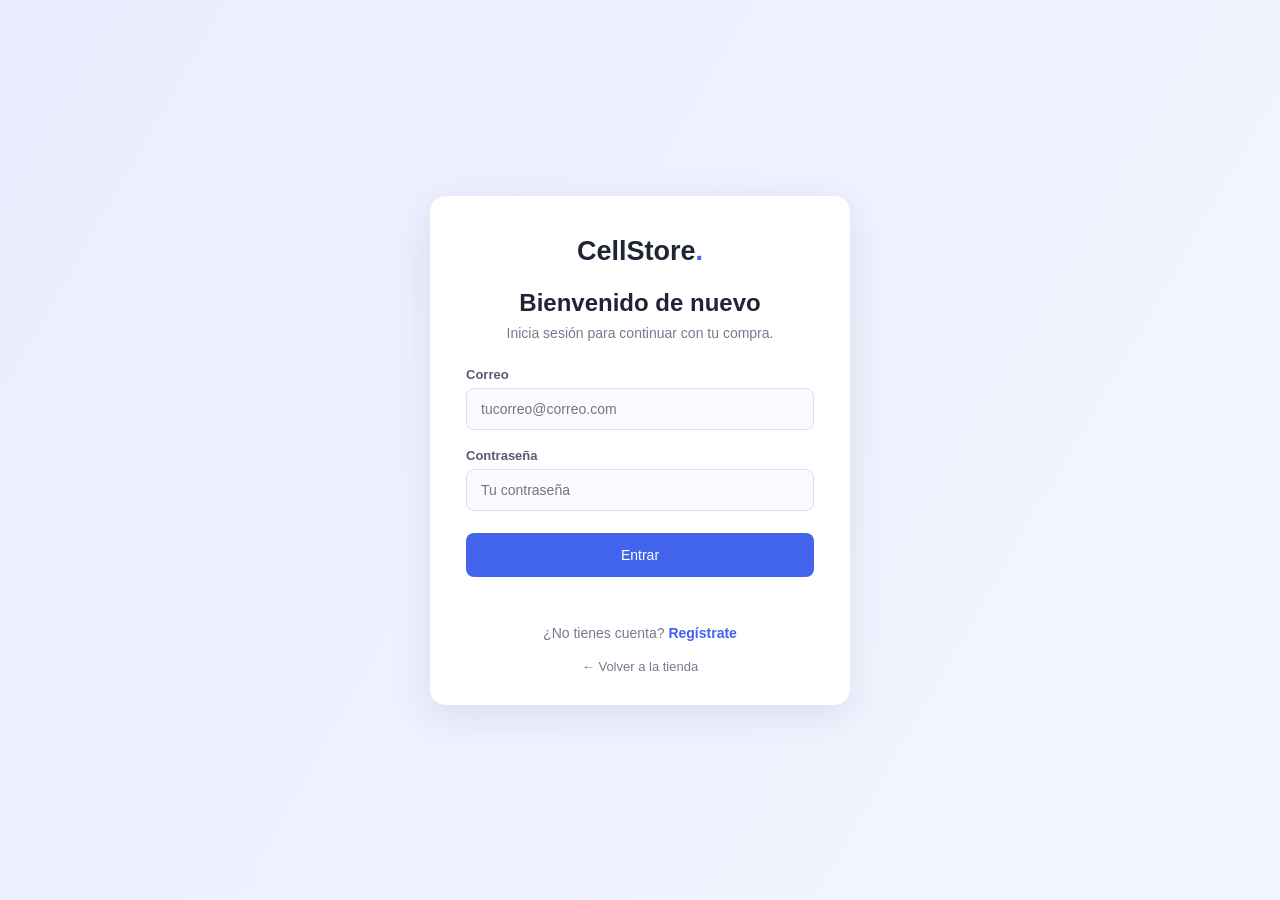
<file: wwwroot/login.html>
<!DOCTYPE html>
<html lang="es">
<head>
    <meta charset="UTF-8">
    <meta name="viewport" content="width=device-width, initial-scale=1.0">
    <title>Iniciar sesión | CellStore</title>
    <link rel="stylesheet" href="estilo.css">
</head>
<body class="pagina-auth">
    <main class="auth-caja">
        <a href="index.html" class="logo">CellStore<span>.</span></a>

        <h1>Bienvenido de nuevo</h1>
        <p class="auth-sub">Inicia sesión para continuar con tu compra.</p>

        <form id="formulario" class="auth-form">
            <label for="email">Correo</label>
            <input id="email" type="email" placeholder="tucorreo@correo.com" required>

            <label for="password">Contraseña</label>
            <input id="password" type="password" placeholder="Tu contraseña" required>

            <button type="submit" class="boton">Entrar</button>
            <p id="msg" class="auth-msg"></p>
        </form>

        <p class="auth-enlace">¿No tienes cuenta? <a href="registro.html">Regístrate</a></p>
        <a href="index.html" class="auth-volver">← Volver a la tienda</a>
    </main>

    <script>
    document.getElementById('formulario').addEventListener('submit', async e => {
        e.preventDefault();
        const msg = document.getElementById('msg');
        msg.textContent = '';

        try {
            const res = await fetch('/api/auth/login', {
                method: 'POST',
                headers: { 'Content-Type': 'application/json' },
                body: JSON.stringify({
                    email: document.getElementById('email').value,
                    password: document.getElementById('password').value
                })
            });
            const data = await res.json();

            if (res.ok) location.href = 'index.html';
            else msg.textContent = data.error;
        } catch {
            msg.textContent = 'No se pudo conectar con el servidor.';
        }
    });
    </script>
</body>
</html>
</file>
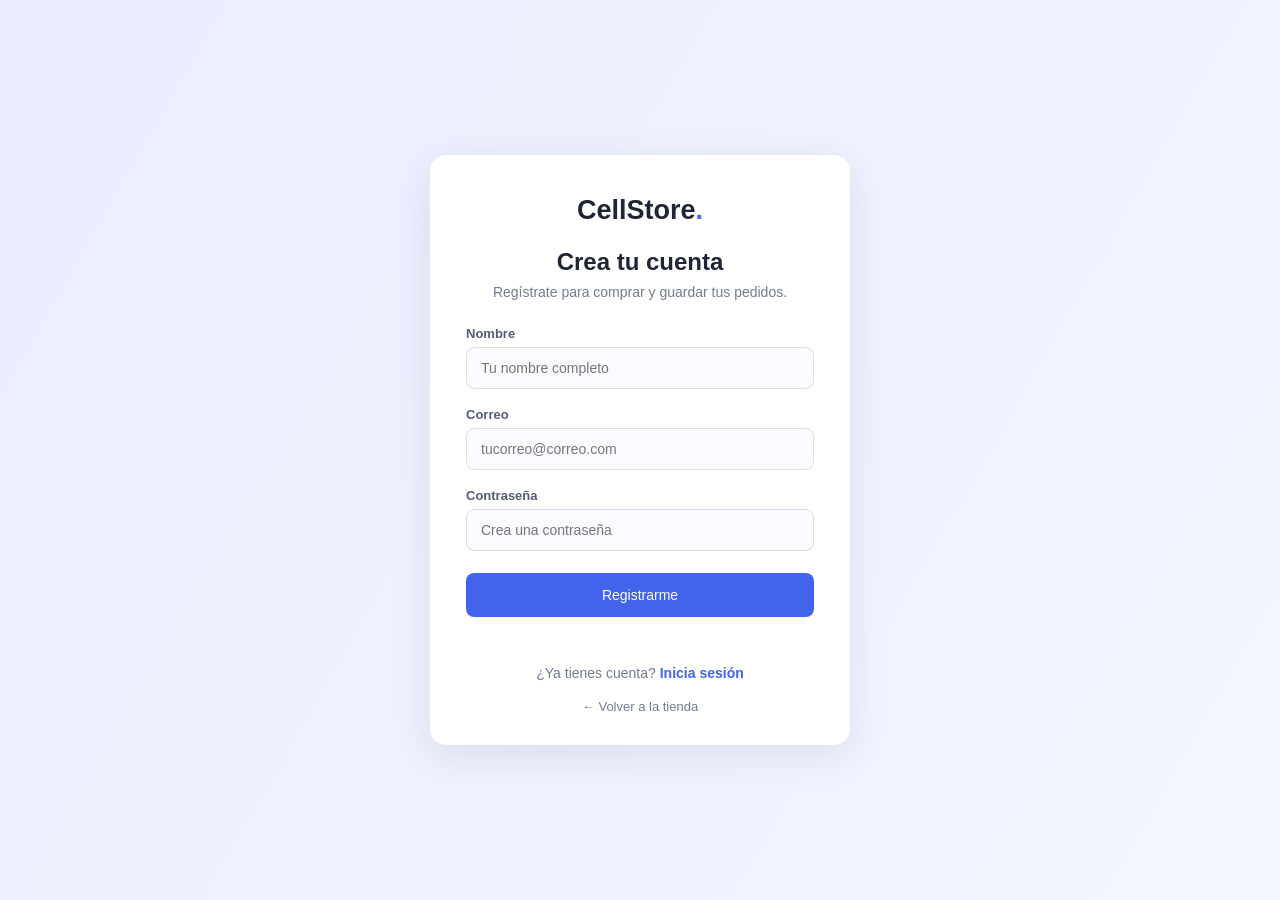
<file: wwwroot/registro.html>
<!DOCTYPE html>
<html lang="es">
<head>
    <meta charset="UTF-8">
    <meta name="viewport" content="width=device-width, initial-scale=1.0">
    <title>Registro | CellStore</title>
    <link rel="stylesheet" href="estilo.css">
</head>
<body class="pagina-auth">
    <main class="auth-caja">
        <a href="index.html" class="logo">CellStore<span>.</span></a>

        <h1>Crea tu cuenta</h1>
        <p class="auth-sub">Regístrate para comprar y guardar tus pedidos.</p>

        <form id="formulario" class="auth-form">
            <label for="nombre">Nombre</label>
            <input id="nombre" placeholder="Tu nombre completo" required>

            <label for="email">Correo</label>
            <input id="email" type="email" placeholder="tucorreo@correo.com" required>

            <label for="password">Contraseña</label>
            <input id="password" type="password" placeholder="Crea una contraseña" required>

            <button type="submit" class="boton">Registrarme</button>
            <p id="msg" class="auth-msg"></p>
        </form>

        <p class="auth-enlace">¿Ya tienes cuenta? <a href="login.html">Inicia sesión</a></p>
        <a href="index.html" class="auth-volver">← Volver a la tienda</a>
    </main>

    <script>
    document.getElementById('formulario').addEventListener('submit', async e => {
        e.preventDefault();
        const msg = document.getElementById('msg');
        msg.textContent = '';

        try {
            const res = await fetch('/api/auth/registro', {
                method: 'POST',
                headers: { 'Content-Type': 'application/json' },
                body: JSON.stringify({
                    nombre: document.getElementById('nombre').value,
                    email: document.getElementById('email').value,
                    password: document.getElementById('password').value
                })
            });
            const data = await res.json();

            if (res.ok) location.href = 'login.html';
            else msg.textContent = data.error;
        } catch {
            msg.textContent = 'No se pudo conectar con el servidor.';
        }
    });
    </script>
</body>
</html>
</file>
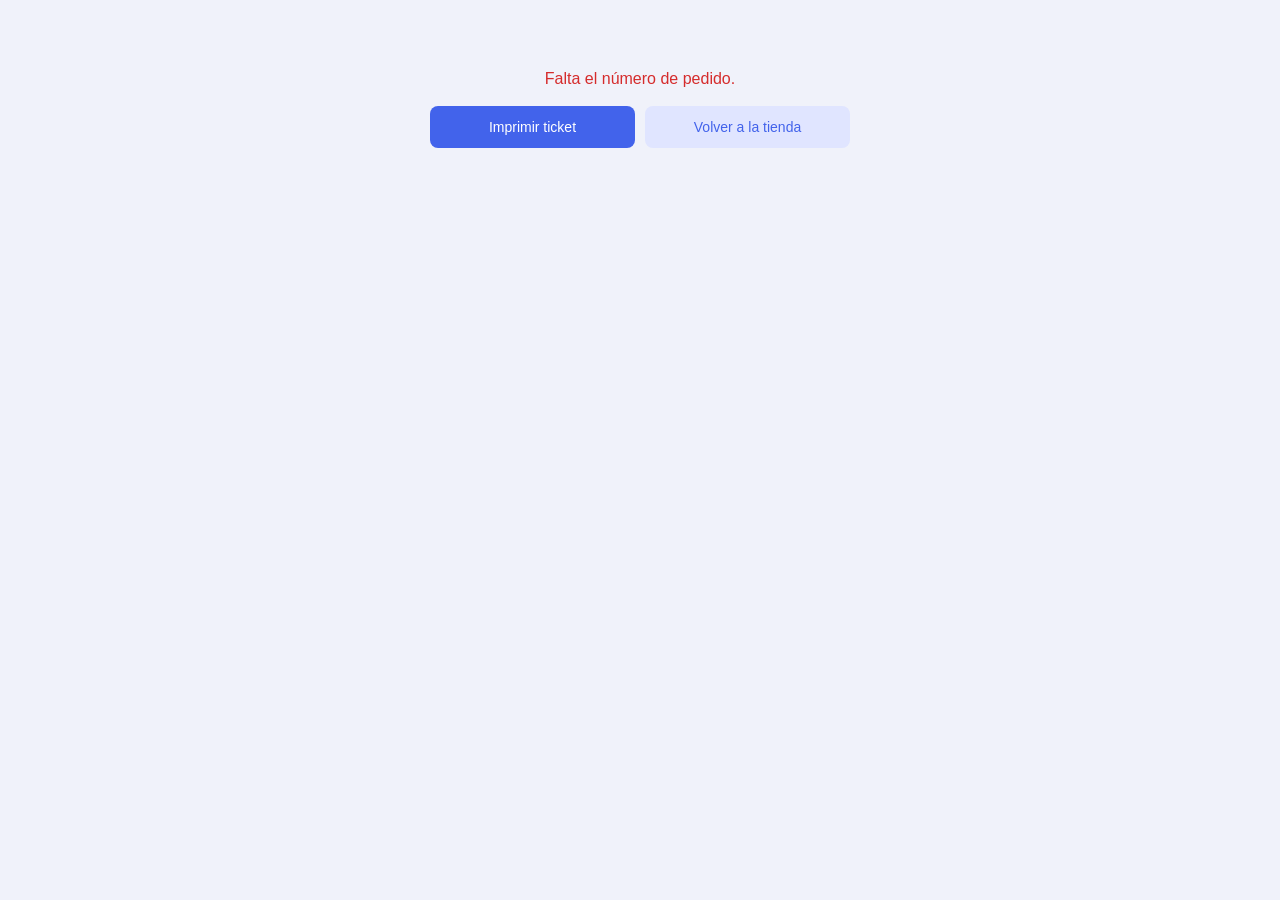
<file: wwwroot/ticket.html>
<!DOCTYPE html>
<html lang="es">
<head>
    <meta charset="UTF-8">
    <meta name="viewport" content="width=device-width, initial-scale=1.0">
    <title>Ticket | CellStore</title>
    <style>
        * { margin: 0; padding: 0; box-sizing: border-box; }

        body {
            font-family: Arial, sans-serif;
            color: #202536;
            background: #f0f2fa;
            padding: 30px 15px;
        }

        .ticket {
            max-width: 420px;
            margin: 0 auto;
            padding: 30px 28px;
            background: #ffffff;
            border-radius: 12px;
            box-shadow: 0 10px 40px #2025361a;
        }

        .ticket-encabezado { text-align: center; margin-bottom: 20px; }
        .logo { font-size: 26px; font-weight: bold; }
        .logo span { color: #4263eb; }
        .ticket-encabezado p { font-size: 13px; color: #737b8e; margin-top: 6px; }

        .datos {
            font-size: 13px;
            line-height: 1.8;
            padding: 14px 0;
            border-top: 1px dashed #b3b8c8;
            border-bottom: 1px dashed #b3b8c8;
        }

        table { width: 100%; border-collapse: collapse; margin: 16px 0; font-size: 13px; }
        th { text-align: left; padding-bottom: 8px; color: #737b8e; font-weight: normal; }
        th.num, td.num { text-align: right; }
        td { padding: 6px 0; vertical-align: top; }

        .total {
            display: flex;
            justify-content: space-between;
            padding-top: 14px;
            border-top: 1px dashed #b3b8c8;
            font-size: 18px;
            font-weight: bold;
        }

        .gracias { text-align: center; font-size: 13px; color: #737b8e; margin-top: 22px; }

        .acciones {
            max-width: 420px;
            margin: 18px auto 0;
            display: flex;
            gap: 10px;
        }

        .acciones button, .acciones a {
            flex: 1;
            padding: 13px;
            border: none;
            border-radius: 8px;
            font-size: 14px;
            text-align: center;
            text-decoration: none;
            cursor: pointer;
        }

        .imprimir { background: #4263eb; color: #ffffff; }
        .imprimir:hover { background: #304dc7; }
        .volver { background: #e0e5ff; color: #4263eb; }

        #error { text-align: center; color: #d52c2c; margin-top: 40px; }

        @media print {
            body { background: #ffffff; padding: 0; }
            .ticket { box-shadow: none; max-width: 100%; }
            .acciones { display: none; }
        }
    </style>
</head>
<body>
    <p id="error"></p>

    <main class="ticket" id="ticket" hidden>
        <div class="ticket-encabezado">
            <div class="logo">CellStore<span>.</span></div>
            <p>Comprobante de compra</p>
        </div>

        <div class="datos">
            <div><strong>Pedido:</strong> #<span id="t-id"></span></div>
            <div><strong>Fecha:</strong> <span id="t-fecha"></span></div>
            <div><strong>Cliente:</strong> <span id="t-cliente"></span></div>
        </div>

        <table>
            <thead>
                <tr>
                    <th>Producto</th>
                    <th class="num">Cant.</th>
                    <th class="num">Precio</th>
                    <th class="num">Importe</th>
                </tr>
            </thead>
            <tbody id="t-items"></tbody>
        </table>

        <div class="total">
            <span>Total</span>
            <span id="t-total"></span>
        </div>

        <p class="gracias">¡Gracias por tu compra!</p>
    </main>

    <div class="acciones" id="acciones" hidden>
        <button class="imprimir" onclick="window.print()">Imprimir ticket</button>
        <a class="volver" href="index.html">Volver a la tienda</a>
    </div>

    <script>
    const pesos = n =>
        '$' + Number(n).toLocaleString('es-MX', { minimumFractionDigits: 2 });

    function celda(texto, clase) {
        const td = document.createElement('td');
        td.textContent = texto;
        if (clase) td.className = clase;
        return td;
    }

    async function cargarTicket() {
        const error = document.getElementById('error');
        const id = new URLSearchParams(location.search).get('id');

        if (!id) {
            error.textContent = 'Falta el número de pedido.';
            return;
        }

        try {
            const res = await fetch('/api/pedidos/' + encodeURIComponent(id));
            const pedido = await res.json();

            if (res.status === 401) {
                location.href = 'login.html';
                return;
            }
            if (!res.ok) {
                error.textContent = pedido.error;
                return;
            }

            document.getElementById('t-id').textContent = pedido.id;
            document.getElementById('t-fecha').textContent =
                new Date(pedido.fecha).toLocaleString('es-MX');
            document.getElementById('t-cliente').textContent = pedido.nombre;
            document.getElementById('t-total').textContent = pesos(pedido.total) + ' MXN';

            const cuerpo = document.getElementById('t-items');
            pedido.items.forEach(i => {
                const tr = document.createElement('tr');
                tr.append(
                    celda(i.marca + ' ' + i.modelo),
                    celda(i.cantidad, 'num'),
                    celda(pesos(i.precio_unitario), 'num'),
                    celda(pesos(i.precio_unitario * i.cantidad), 'num')
                );
                cuerpo.appendChild(tr);
            });

            document.getElementById('ticket').hidden = false;
            document.getElementById('acciones').hidden = false;
        } catch {
            error.textContent = 'No se pudo cargar el ticket.';
        }
    }

    cargarTicket();
    </script>
</body>
</html>
</file>
<file: wwwroot/estilo.css>
* {
    margin: 0;
    padding: 0;
    box-sizing: border-box;
}

html {
    scroll-behavior: smooth;
}

body {
    font-family: Arial, sans-serif;
    color: #202536;
    background: #f7f8fc;
}

a {
    text-decoration: none;
}

.encabezado {
    display: flex;
    justify-content: space-between;
    align-items: center;
    padding: 22px 8%;
    background: #ffffff;
    box-shadow: 0 2px 12px #0000000b;
}

.logo {
    font-size: 27px;
    font-weight: bold;
    color: #202536;
}

.logo span {
    color: #4263eb;
}

nav {
    display: flex;
    align-items: center;
    gap: 28px;
}

nav a {
    color: #555d70;
    font-size: 14px;
}

nav a:hover {
    color: #4263eb;
}

.portada {
    display: flex;
    justify-content: space-between;
    align-items: center;
    gap: 30px;
    padding: 80px 10%;
    background: linear-gradient(120deg, #e9edff, #f4f6ff);
}

.portada-texto {
    max-width: 540px;
}

.etiqueta {
    color: #4263eb;
    font-size: 12px;
    font-weight: bold;
    letter-spacing: 2px;
    margin-bottom: 15px;
}

.portada h1 {
    font-size: 48px;
    line-height: 1.15;
    margin-bottom: 20px;
}

.portada-texto > p:not(.etiqueta) {
    color: #626b7e;
    line-height: 1.7;
    margin-bottom: 28px;
}

.boton {
    display: inline-block;
    border: none;
    background: #4263eb;
    color: white;
    padding: 13px 22px;
    border-radius: 8px;
    font-size: 14px;
    cursor: pointer;
    transition: 0.2s;
}

.boton:hover {
    background: #304dc7;
    transform: translateY(-2px);
}

.boton:disabled {
    background: #a0a6b8;
    cursor: not-allowed;
    transform: none;
}

.portada-imagen {
    display: flex;
    justify-content: center;
    align-items: center;
    min-width: 250px;
}

.circulo {
    width: 260px;
    height: 260px;
    display: flex;
    align-items: center;
    justify-content: center;
    background: #d6ddff;
    border-radius: 50%;
}

.circulo span {
    font-size: 125px;
}

.catalogo {
    padding: 75px 8%;
}

.titulo-seccion {
    text-align: center;
    margin-bottom: 35px;
}

.titulo-seccion h2 {
    font-size: 32px;
    margin-bottom: 12px;
}

.titulo-seccion > p:last-child {
    color: #737b8e;
    font-size: 14px;
}

#estado {
    text-align: center;
    margin-bottom: 20px;
    color: #737b8e;
}

.productos {
    display: grid;
    grid-template-columns: repeat(4, minmax(0, 1fr));
    gap: 22px;
}

.producto {
    background: white;
    border-radius: 13px;
    overflow: hidden;
    box-shadow: 0 5px 25px #2025360c;
    transition: 0.2s;
}

.producto:hover {
    transform: translateY(-5px);
    box-shadow: 0 10px 30px #20253616;
}

.imagen {
    height: 220px;
    display: flex;
    align-items: center;
    justify-content: center;
    overflow: hidden;
    background: #ffffff;
}

.imagen img {
    width: 100%;
    height: 100%;
    object-fit: contain;
    padding: 12px;
}

.contenido {
    padding: 22px;
}

.marca {
    color: #4263eb;
    font-size: 12px;
    font-weight: bold;
    text-transform: uppercase;
}

.contenido h3 {
    font-size: 17px;
    margin: 10px 0;
}

.precio {
    font-size: 23px;
    font-weight: bold;
    margin: 15px 0 8px;
}

.stock {
    color: #687184;
    font-size: 13px;
    margin-bottom: 18px;
}

.contenido .boton {
    width: 100%;
}

footer {
    text-align: center;
    padding: 35px 15px;
    background: #202536;
    color: #ffffff;
}

footer p {
    color: #c2c7d3;
    font-size: 13px;
    margin-top: 12px;
}

footer .logo {
    color: #ffffff;
}

/* ===== Imágenes de portada ===== */
.imagen-inicio {
    width: 100%;
    max-width: 350px;
    height: 320px;
    object-fit: contain;
    display: block;
    margin: 0 auto;
}

.celular-portada {
    width: 85%;
    height: 85%;
    object-fit: contain;
    position: relative;
    z-index: 1;
}

.portada-imagen .circulo {
    width: 350px;
    height: 350px;
    border-radius: 50%;
    overflow: hidden;
    display: flex;
    align-items: center;
    justify-content: center;
}

.portada-imagen .circulo .celular-portada {
    width: 265%;
    height: 75%;
    object-fit: contain;
    border-radius: 50%;
}

/* ===== Menú de sesión ===== */
.menu-sesion {
    display: flex;
    align-items: center;
    gap: 28px;
}

.saludo {
    font-size: 14px;
    font-weight: bold;
    color: #202536;
}

/* ===== Carrito lateral ===== */
.fondo-carrito {
    position: fixed;
    inset: 0;
    background: #20253680;
    opacity: 0;
    pointer-events: none;
    transition: 0.3s;
    z-index: 90;
}

.fondo-carrito.visible {
    opacity: 1;
    pointer-events: auto;
}

.panel-carrito {
    position: fixed;
    top: 0;
    right: 0;
    width: 420px;
    max-width: 100%;
    height: 100%;
    display: flex;
    flex-direction: column;
    background: #ffffff;
    box-shadow: -8px 0 30px #20253622;
    transform: translateX(100%);
    transition: transform 0.3s ease;
    z-index: 100;
}

.panel-carrito.abierto {
    transform: translateX(0);
}

.panel-encabezado {
    display: flex;
    justify-content: space-between;
    align-items: center;
    padding: 22px 24px;
    border-bottom: 1px solid #e8eaf0;
}

.cerrar {
    border: none;
    background: #f0f2fa;
    width: 34px;
    height: 34px;
    border-radius: 50%;
    cursor: pointer;
    font-size: 15px;
    color: #555d70;
}

.cerrar:hover {
    background: #e0e5ff;
    color: #4263eb;
}

.panel-lista {
    flex: 1;
    overflow-y: auto;
    padding: 6px 24px;
}

.carrito-vacio {
    text-align: center;
    color: #737b8e;
    margin-top: 60px;
}

.item-carrito {
    display: flex;
    align-items: flex-start;
    gap: 14px;
    padding: 18px 0;
    border-bottom: 1px solid #e8eaf0;
}

.item-miniatura {
    width: 64px;
    height: 64px;
    flex-shrink: 0;
    background: #edf0ff;
    border-radius: 10px;
    overflow: hidden;
}

.item-miniatura img {
    width: 100%;
    height: 100%;
    object-fit: contain;
    padding: 5px;
}

.item-datos {
    flex: 1;
    display: flex;
    flex-direction: column;
    gap: 6px;
    font-size: 14px;
}

.item-precio {
    color: #687184;
    font-size: 13px;
}

.cantidad {
    display: inline-flex;
    align-items: center;
    align-self: flex-start;
    border: 1px solid #d9dded;
    border-radius: 8px;
    overflow: hidden;
}

.cantidad button {
    width: 30px;
    height: 30px;
    border: none;
    background: #f4f6ff;
    color: #4263eb;
    font-size: 16px;
    cursor: pointer;
}

.cantidad button:hover:not(:disabled) {
    background: #e0e5ff;
}

.cantidad button:disabled {
    color: #b3b8c8;
    cursor: not-allowed;
}

.cantidad span {
    min-width: 34px;
    text-align: center;
    font-size: 14px;
}

.item-derecha {
    display: flex;
    flex-direction: column;
    align-items: flex-end;
    gap: 10px;
    font-size: 14px;
}

.quitar {
    background: #ffe9e9;
    color: #d52c2c;
    border: none;
    padding: 6px 11px;
    border-radius: 7px;
    font-size: 12px;
    cursor: pointer;
}

.quitar:hover {
    background: #ffd6d6;
}

.panel-pie {
    padding: 20px 24px 24px;
    border-top: 1px solid #e8eaf0;
    background: #fafbff;
}

.panel-total {
    display: flex;
    justify-content: space-between;
    align-items: center;
    margin-bottom: 16px;
    font-size: 15px;
}

.panel-total strong {
    font-size: 22px;
}

.panel-pie .boton {
    width: 100%;
}

.vaciar {
    display: block;
    width: 100%;
    margin-top: 10px;
    background: none;
    border: none;
    color: #737b8e;
    font-size: 13px;
    cursor: pointer;
}

.vaciar:hover {
    color: #d52c2c;
}

#mensaje-carrito {
    margin-top: 12px;
    font-size: 13px;
    color: #4263eb;
    text-align: center;
}

#mensaje-carrito a {
    display: inline-block;
    margin-top: 8px;
    font-weight: bold;
    color: #4263eb;
    text-decoration: underline;
}

/* ===== Login y registro ===== */
.pagina-auth {
    min-height: 100vh;
    display: flex;
    align-items: center;
    justify-content: center;
    padding: 30px 15px;
    background: linear-gradient(120deg, #e9edff, #f4f6ff);
}

.auth-caja {
    width: 100%;
    max-width: 420px;
    padding: 40px 36px 30px;
    text-align: center;
    background: #ffffff;
    border-radius: 16px;
    box-shadow: 0 10px 40px #2025361a;
}

.auth-caja .logo {
    display: inline-block;
    margin-bottom: 22px;
}

.auth-caja h1 {
    font-size: 24px;
    margin-bottom: 8px;
}

.auth-sub {
    color: #737b8e;
    font-size: 14px;
    margin-bottom: 26px;
}

.auth-form {
    display: flex;
    flex-direction: column;
    text-align: left;
}

.auth-form label {
    font-size: 13px;
    font-weight: bold;
    color: #555d70;
    margin-bottom: 6px;
}

.auth-form input {
    padding: 12px 14px;
    margin-bottom: 18px;
    border: 1px solid #d9dded;
    border-radius: 8px;
    background: #fafbff;
    font-size: 14px;
    color: #202536;
    outline: none;
    transition: 0.2s;
}

.auth-form input:focus {
    border-color: #4263eb;
    background: #ffffff;
    box-shadow: 0 0 0 3px #4263eb22;
}

.auth-form .boton {
    width: 100%;
    padding: 14px;
    margin-top: 4px;
}

.auth-msg {
    min-height: 20px;
    margin-top: 14px;
    font-size: 13px;
    text-align: center;
    color: #d52c2c;
}

.auth-enlace {
    margin-top: 14px;
    font-size: 14px;
    color: #737b8e;
}

.auth-enlace a {
    color: #4263eb;
    font-weight: bold;
}

.auth-enlace a:hover {
    text-decoration: underline;
}

.auth-volver {
    display: inline-block;
    margin-top: 18px;
    font-size: 13px;
    color: #737b8e;
}

.auth-volver:hover {
    color: #4263eb;
}

/* ===== Responsive (siempre al final) ===== */
@media (max-width: 1000px) {
    .productos {
        grid-template-columns: repeat(2, minmax(0, 1fr));
    }

    .portada h1 {
        font-size: 38px;
    }
}

@media (max-width: 600px) {
    .encabezado {
        flex-direction: column;
        gap: 20px;
        padding: 20px;
    }

    nav {
        flex-wrap: wrap;
        justify-content: center;
        gap: 15px;
    }

    .menu-sesion {
        flex-wrap: wrap;
        justify-content: center;
        gap: 15px;
    }

    .portada {
        flex-direction: column;
        text-align: center;
        padding: 55px 20px;
    }

    .portada h1 {
        font-size: 34px;
    }

    .circulo {
        width: 200px;
        height: 200px;
    }

    .circulo span {
        font-size: 95px;
    }

    .portada-imagen .circulo {
        width: 260px;
        height: 260px;
    }

    .catalogo {
        padding: 50px 20px;
    }

    .productos {
        grid-template-columns: 1fr;
    }

    .titulo-seccion h2 {
        font-size: 27px;
    }

    .panel-carrito {
        width: 100%;
    }
}
</file>
